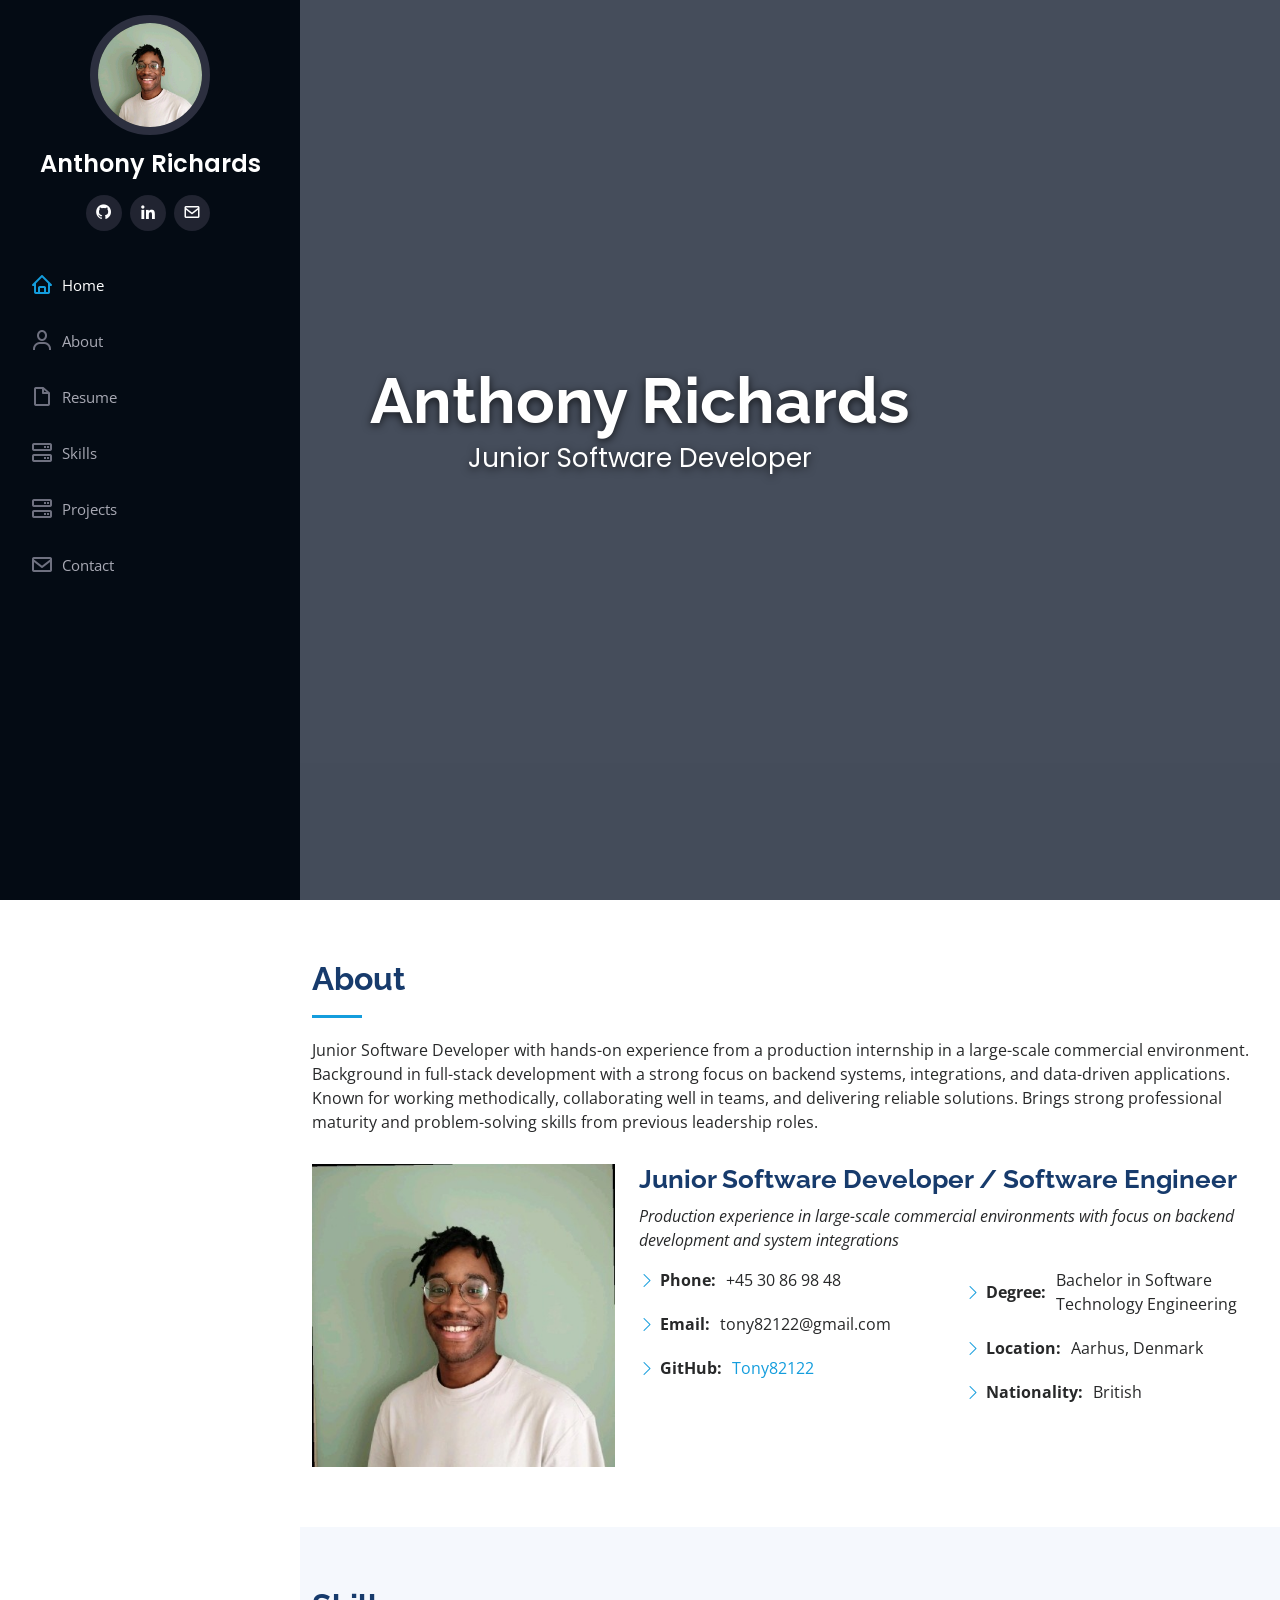
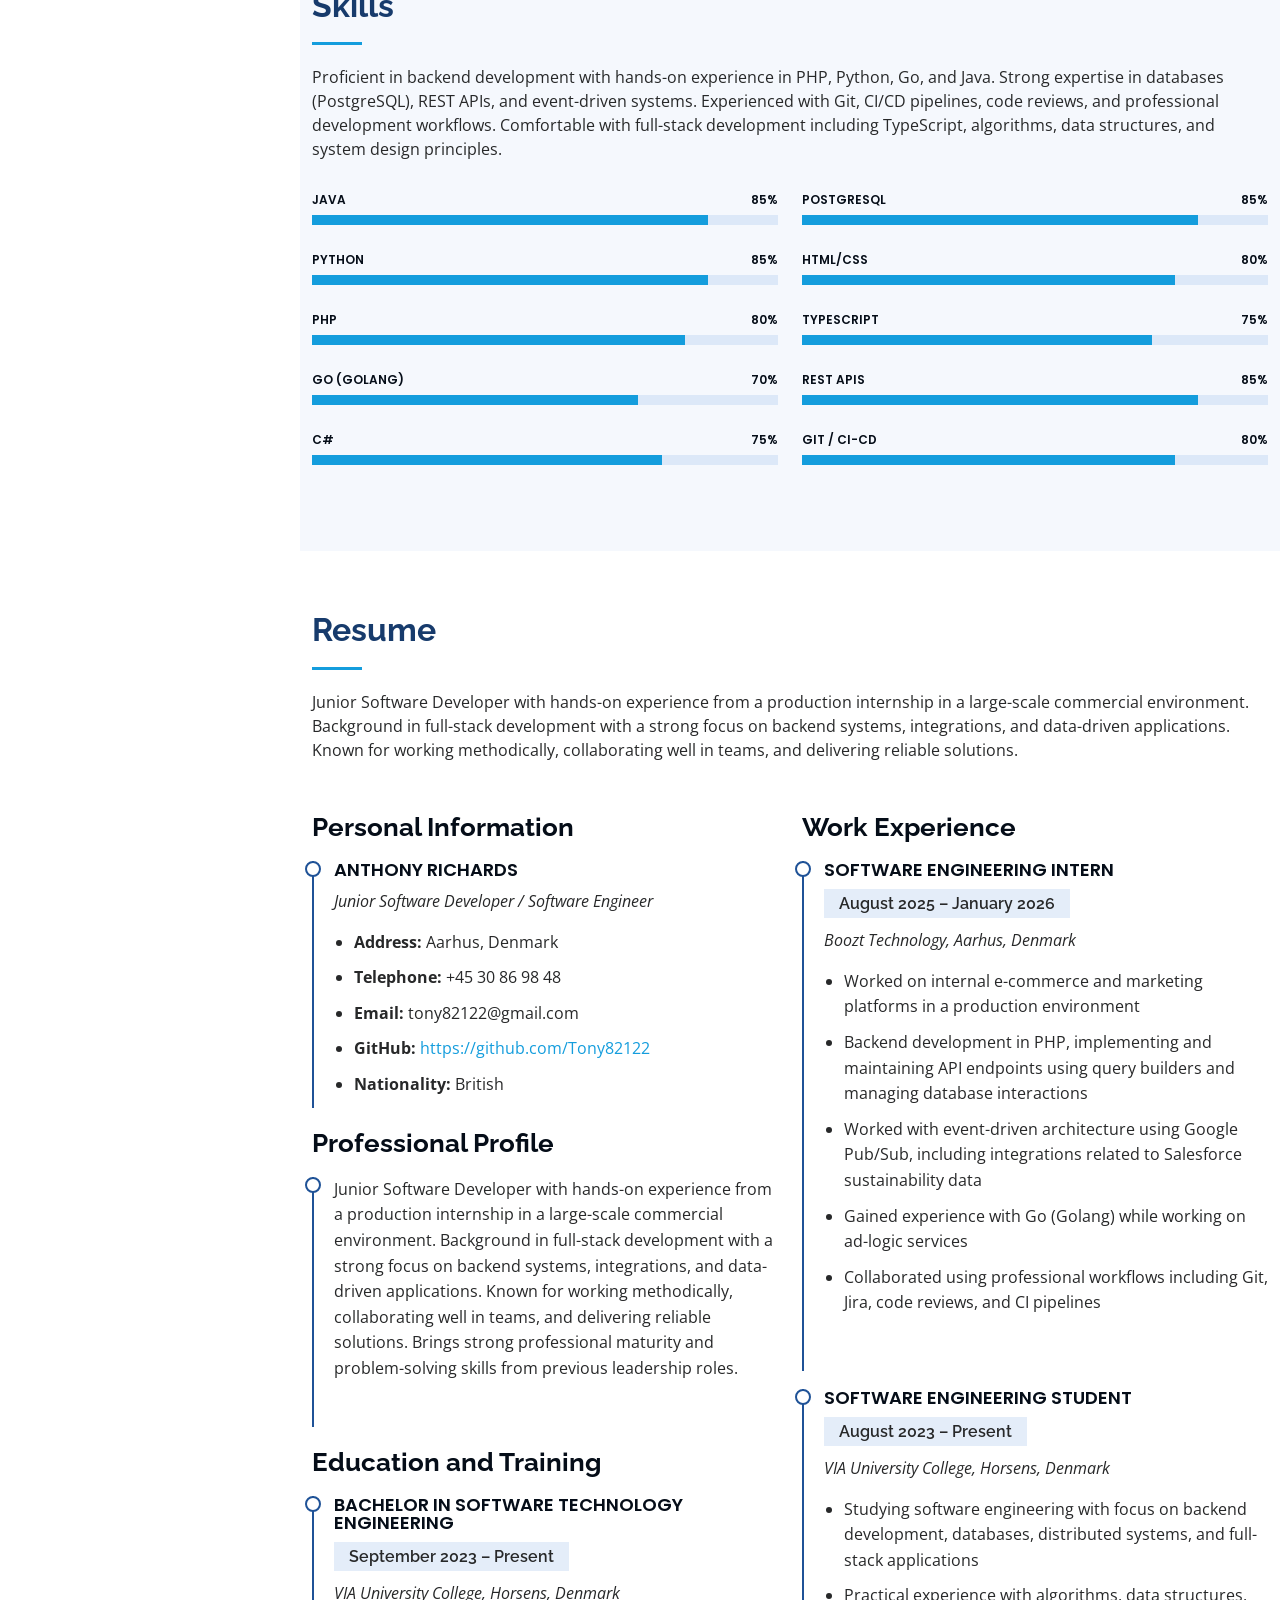
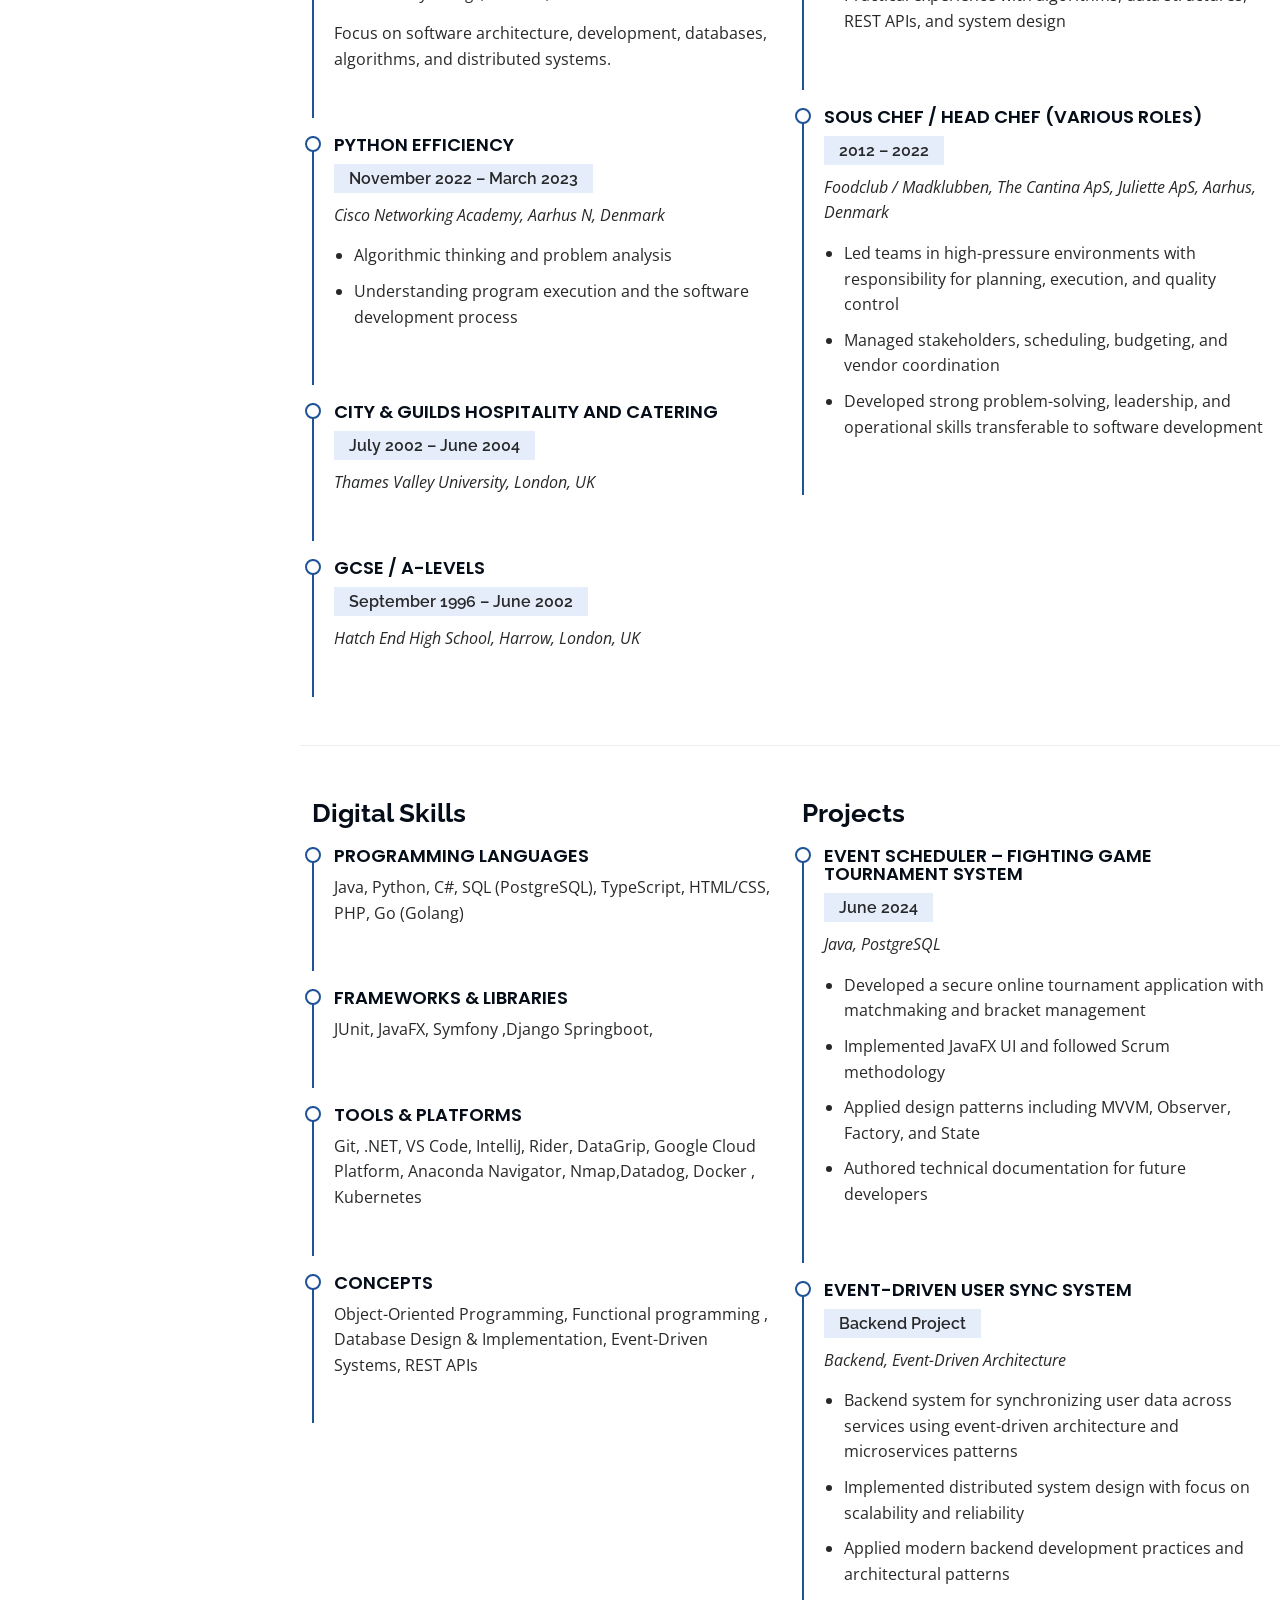
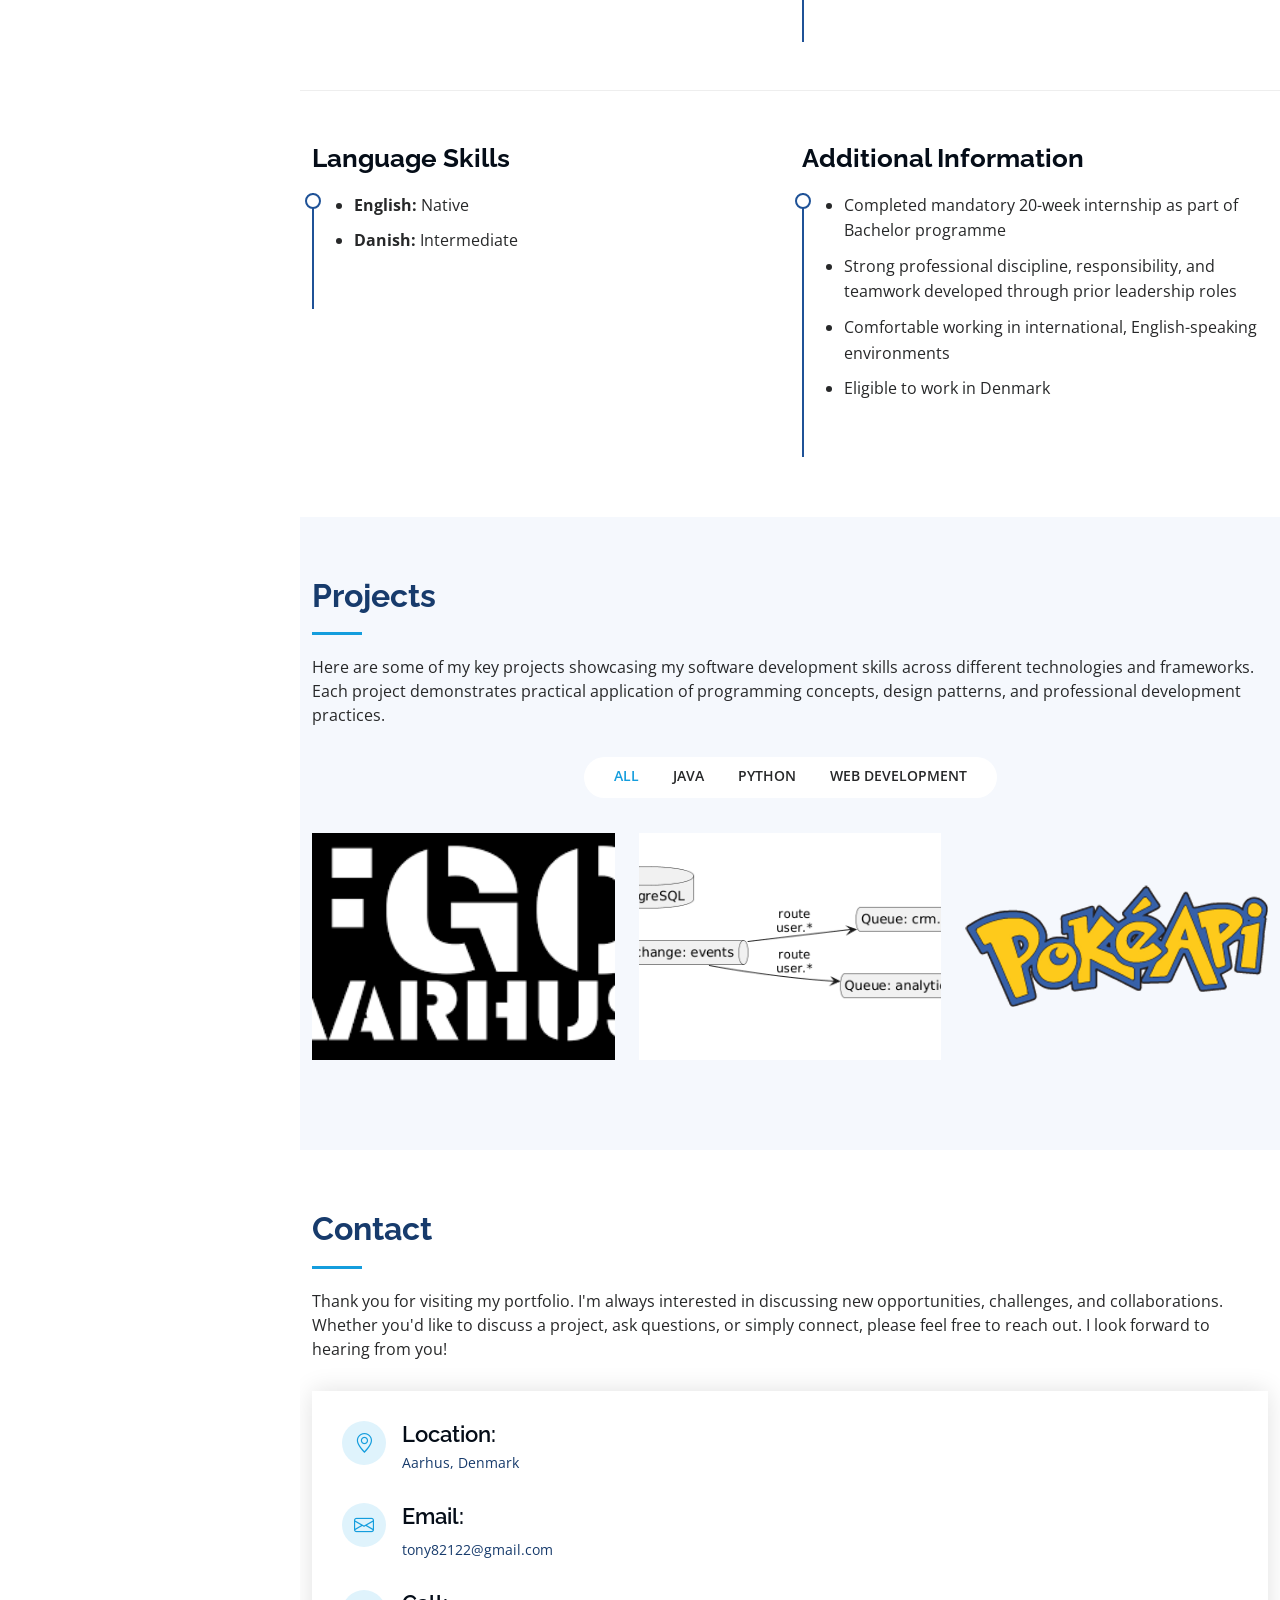
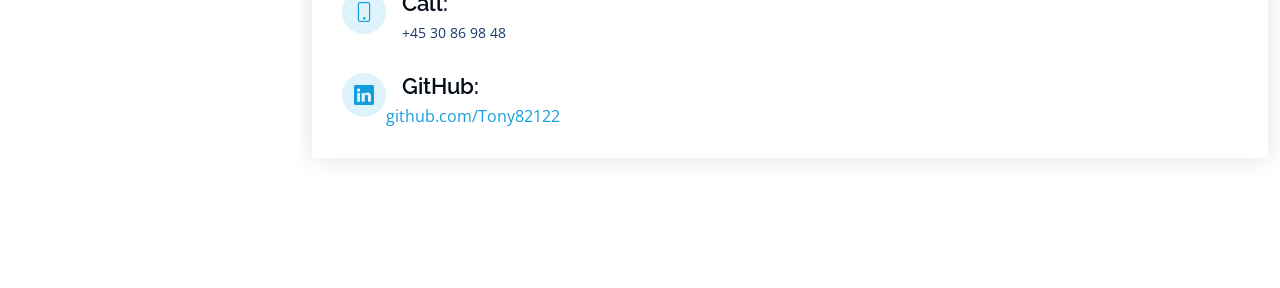
<file: docs/index.html>
﻿<!DOCTYPE html>
<html lang="en">

<head>
  <meta charset="utf-8">
  <meta content="width=device-width, initial-scale=1.0" name="viewport">

  <title>Anthony Richards - Junior Software Developer | Portfolio</title>
  <meta content="Anthony Richards - Junior Software Developer with hands-on experience in Java, Python, PHP, Go. Backend development, API integrations, and full-stack solutions." name="description">
  <meta content="Anthony Richards, Software Developer, Junior Developer, Java, Python, PHP, Go, Backend Development, Full Stack, Portfolio, Aarhus Denmark" name="keywords">

  <!-- Security headers -->
  <meta http-equiv="X-Content-Type-Options" content="nosniff">
  <meta http-equiv="X-Frame-Options" content="DENY">
  <meta http-equiv="X-XSS-Protection" content="1; mode=block">

  <!-- Open Graph / Facebook -->
  <meta property="og:type" content="website">
  <meta property="og:url" content="https://yourdomain.com/">
  <meta property="og:title" content="Anthony Richards - Junior Software Developer">
  <meta property="og:description" content="Junior Software Developer with hands-on experience in Java, Python, PHP, Go. Backend development, API integrations, and full-stack solutions.">
  <meta property="og:image" content="img/Anthony_pic.jpg">

  <!-- Twitter -->
  <meta property="twitter:card" content="summary_large_image">
  <meta property="twitter:url" content="https://yourdomain.com/">
  <meta property="twitter:title" content="Anthony Richards - Junior Software Developer">
  <meta property="twitter:description" content="Junior Software Developer with hands-on experience in Java, Python, PHP, Go. Backend development, API integrations, and full-stack solutions.">
  <meta property="twitter:image" content="img/Anthony_pic.jpg">

  <!-- Favicons -->
  <link href="img/favicon.png" rel="icon">
  <link href="img/apple-touch-icon.png" rel="apple-touch-icon">

  <!-- Google Fonts -->
  <link
    href="https://fonts.googleapis.com/css?family=Open+Sans:300,300i,400,400i,600,600i,700,700i|Raleway:300,300i,400,400i,500,500i,600,600i,700,700i|Poppins:300,300i,400,400i,500,500i,600,600i,700,700i"
    rel="stylesheet">

  <!-- Vendor CSS Files -->
  <link href="vendor/aos/aos.css" rel="stylesheet">
  <link href="vendor/bootstrap/css/bootstrap.min.css" rel="stylesheet">
  <link href="vendor/bootstrap-icons/bootstrap-icons.css" rel="stylesheet">
  <link href="vendor/boxicons/css/boxicons.min.css" rel="stylesheet">
  <link href="vendor/glightbox/css/glightbox.min.css" rel="stylesheet">
  <link href="vendor/swiper/swiper-bundle.min.css" rel="stylesheet">
  <!-- Template Main CSS File -->
  <link href="css/style.css" rel="stylesheet">

</head>

<body>

  <!-- ======= Mobile nav toggle button ======= -->
  <i class="bi bi-list mobile-nav-toggle d-xl-none"></i>

  <!-- ======= Header ======= -->
  <header id="header">
    <div class="d-flex flex-column">

      <div class="profile">
        <img src="img/Anthony_pic.jpg" alt="Anthony Richards" class="img-fluid rounded-circle">
        <h1 class="text-light"><a href="#hero">Anthony Richards</a></h1>
        <div class="social-links mt-3 text-center">
          <a href="https://github.com/Tony82122" target="_blank" class="github"><i class="bx bxl-github"></i></a>
          <a href="https://www.linkedin.com/in/anthonyrichards82122/" target="_blank" class="linkedin"><i class="bx bxl-linkedin"></i></a>
          <a href="mailto:tony82122@gmail.com" class="envelope"><i class="bx bx-envelope"></i></a>
        </div>
      </div>

      <nav id="navbar" class="nav-menu navbar">
        <ul>
          <li><a href="#hero" class="nav-link scrollto active"><i class="bx bx-home"></i> <span>Home</span></a></li>
          <li><a href="#about" class="nav-link scrollto"><i class="bx bx-user"></i> <span>About</span></a></li>
          <li><a href="#resume" class="nav-link scrollto"><i class="bx bx-file-blank"></i> <span>Resume</span></a></li>
          <li><a href="#skills" class="nav-link scrollto"><i class="bx bx-server"></i> <span>Skills</span></a></li>
          <li><a href="#portfolio" class="nav-link scrollto"><i class="bx bx-server"></i> <span>Projects</span></a></li>
          <li><a href="#contact" class="nav-link scrollto"><i class="bx bx-envelope"></i> <span>Contact</span></a></li>
        </ul>
      </nav><!-- .nav-menu -->
    </div>
  </header><!-- End Header -->

  <!-- ======= Hero Section ======= -->
  <section id="hero" class="d-flex flex-column justify-content-center align-items-center hero-section-custom">
    <div class="hero-overlay"></div>
    <div class="hero-container" data-aos="fade-in">
      <h1>Anthony Richards</h1>
      <p>Junior Software Developer</p>
    </div>
  </section><!-- End Hero -->

  <main id="main">

    <!-- ======= About Section ======= -->
    <section id="about" class="about">
      <div class="container">

        <div class="section-title">
          <h2>About</h2>
          <p>Junior Software Developer with hands-on experience from a production internship in a large-scale commercial environment. Background in full-stack development with a strong focus on backend systems, integrations, and data-driven applications. Known for working methodically, collaborating well in teams, and delivering reliable solutions. Brings strong professional maturity and problem-solving skills from previous leadership roles.
          </p>
        </div>

        <div class="row">
          <div class="col-lg-4" data-aos="fade-right">
            <img src="img/Anthony_pic.jpg" class="img-fluid" alt="">
          </div>
          <div class="col-lg-8 pt-4 pt-lg-0 content" data-aos="fade-left">
            <h3>Junior Software Developer / Software Engineer</h3>
            <p class="fst-italic">
            Production experience in large-scale commercial environments with focus on backend development and system integrations
            </p>
            <div class="row">
              <div class="col-lg-6">
                <ul>
                  <li><i class="bi bi-chevron-right"></i> <strong>Phone:</strong> <span>+45 30 86 98 48</span></li>
                  <li><i class="bi bi-chevron-right"></i> <strong>Email:</strong>
                    <span>tony82122@gmail.com</span>
                  </li>
                  <li><i class="bi bi-chevron-right"></i> <strong>GitHub:</strong>
                    <a href="https://github.com/Tony82122" target="_blank">Tony82122</a>
                  </li>
                </ul>
              </div>
              <div class="col-lg-6">
                <ul>
                  <li><i class="bi bi-chevron-right"></i> <strong>Degree:</strong> <span>Bachelor in Software Technology Engineering</span>
                  </li>
                  <li><i class="bi bi-chevron-right"></i> <strong>Location:</strong> <span>Aarhus, Denmark</span></li>
                  <li><i class="bi bi-chevron-right"></i> <strong>Nationality:</strong> <span>British</span></li>
                </ul>
              </div>
            </div>
          </div>
        </div>

      </div>
    </section><!-- End About Section -->

    <!-- ======= Skills Section ======= -->
    <section id="skills" class="skills section-bg">
      <div class="container">

        <div class="section-title">
          <h2>Skills</h2>
          <p>Proficient in backend development with hands-on experience in PHP, Python, Go, and Java. Strong expertise in databases (PostgreSQL), REST APIs, and event-driven systems. Experienced with Git, CI/CD pipelines, code reviews, and professional development workflows. Comfortable with full-stack development including TypeScript, algorithms, data structures, and system design principles.</p>
        </div>

        <div class="row skills-content">

          <div class="col-lg-6" data-aos="fade-up">

            <div class="progress">
              <span class="skill">Java <i class="val">85%</i></span>
              <div class="progress-bar-wrap">
                <div class="progress-bar" role="progressbar" aria-valuenow="85" aria-valuemin="0" aria-valuemax="100">
                </div>
              </div>
            </div>

            <div class="progress">
              <span class="skill">Python <i class="val">85%</i></span>
              <div class="progress-bar-wrap">
                <div class="progress-bar" role="progressbar" aria-valuenow="85" aria-valuemin="0" aria-valuemax="100">
                </div>
              </div>
            </div>

            <div class="progress">
              <span class="skill">PHP <i class="val">80%</i></span>
              <div class="progress-bar-wrap">
                <div class="progress-bar" role="progressbar" aria-valuenow="80" aria-valuemin="0" aria-valuemax="100">
                </div>
              </div>
            </div>

            <div class="progress">
              <span class="skill">Go (Golang)<i class="val">70%</i></span>
              <div class="progress-bar-wrap">
                <div class="progress-bar" role="progressbar" aria-valuenow="70" aria-valuemin="0" aria-valuemax="100">
                </div>
              </div>
            </div>

            <div class="progress">
              <span class="skill">C#<i class="val">75%</i></span>
              <div class="progress-bar-wrap">
                <div class="progress-bar" role="progressbar" aria-valuenow="75" aria-valuemin="0" aria-valuemax="100">
                </div>
              </div>
            </div>

          </div>

          <div class="col-lg-6" data-aos="fade-up" data-aos-delay="100">

            <div class="progress">
              <span class="skill">PostgreSQL <i class="val">85%</i></span>
              <div class="progress-bar-wrap">
                <div class="progress-bar" role="progressbar" aria-valuenow="85" aria-valuemin="0" aria-valuemax="100">
                </div>
              </div>
            </div>

            <div class="progress">
              <span class="skill">HTML/CSS <i class="val">80%</i></span>
              <div class="progress-bar-wrap">
                <div class="progress-bar" role="progressbar" aria-valuenow="80" aria-valuemin="0" aria-valuemax="100">
                </div>
              </div>
            </div>

            <div class="progress">
              <span class="skill">TypeScript <i class="val">75%</i></span>
              <div class="progress-bar-wrap">
                <div class="progress-bar" role="progressbar" aria-valuenow="75" aria-valuemin="0" aria-valuemax="100">
                </div>
              </div>
            </div>

            <div class="progress">
              <span class="skill">REST APIs <i class="val">85%</i></span>
              <div class="progress-bar-wrap">
                <div class="progress-bar" role="progressbar" aria-valuenow="85" aria-valuemin="0" aria-valuemax="100">
                </div>
              </div>
            </div>

            <div class="progress">
              <span class="skill">Git / CI-CD <i class="val">80%</i></span>
              <div class="progress-bar-wrap">
                <div class="progress-bar" role="progressbar" aria-valuenow="80" aria-valuemin="0" aria-valuemax="100">
                </div>
              </div>
            </div>

          </div>

        </div>

      </div>
    </section><!-- End Skills Section -->

    <!-- ======= Resume Section ======= -->
    <section id="resume" class="resume">
      <div class="container">

        <div class="section-title">
          <h2>Resume</h2>
          <p>Junior Software Developer with hands-on experience from a production internship in a large-scale commercial environment. Background in full-stack development with a strong focus on backend systems, integrations, and data-driven applications. Known for working methodically, collaborating well in teams, and delivering reliable solutions.</p>
        </div>

        <div class="row">
          <div class="col-lg-6" data-aos="fade-up">
            <h3 class="resume-title">Personal Information</h3>
            <div class="resume-item pb-0">
              <h4>Anthony Richards</h4>
              <p><em>Junior Software Developer / Software Engineer</em></p>
              <ul>
                <li><strong>Address:</strong> Aarhus, Denmark</li>
                <li><strong>Telephone:</strong> +45 30 86 98 48</li>
                <li><strong>Email:</strong> tony82122@gmail.com</li>
                <li><strong>GitHub:</strong> <a href="https://github.com/Tony82122" target="_blank">https://github.com/Tony82122</a></li>
                <li><strong>Nationality:</strong> British</li>
              </ul>
            </div>

            <h3 class="resume-title">Professional Profile</h3>
            <div class="resume-item">
              <p>Junior Software Developer with hands-on experience from a production internship in a large-scale commercial environment. Background in full-stack development with a strong focus on backend systems, integrations, and data-driven applications. Known for working methodically, collaborating well in teams, and delivering reliable solutions. Brings strong professional maturity and problem-solving skills from previous leadership roles.</p>
            </div>

            <h3 class="resume-title">Education and Training</h3>
            <div class="resume-item">
              <h4>Bachelor in Software Technology Engineering</h4>
              <h5>September 2023 – Present</h5>
              <p><em>VIA University College, Horsens, Denmark</em></p>
              <p>Focus on software architecture, development, databases, algorithms, and distributed systems.</p>
            </div>
            <div class="resume-item">
              <h4>Python Efficiency</h4>
              <h5>November 2022 – March 2023</h5>
              <p><em>Cisco Networking Academy, Aarhus N, Denmark</em></p>
              <ul>
                <li>Algorithmic thinking and problem analysis</li>
                <li>Understanding program execution and the software development process</li>
              </ul>
            </div>
            <div class="resume-item">
              <h4>City & Guilds Hospitality and Catering</h4>
              <h5>July 2002 – June 2004</h5>
              <p><em>Thames Valley University, London, UK</em></p>
            </div>
            <div class="resume-item">
              <h4>GCSE / A-Levels</h4>
              <h5>September 1996 – June 2002</h5>
              <p><em>Hatch End High School, Harrow, London, UK</em></p>
            </div>
          </div>

          <div class="col-lg-6" data-aos="fade-up" data-aos-delay="100">
            <h3 class="resume-title">Work Experience</h3>
            <div class="resume-item">
              <h4>Software Engineering Intern</h4>
              <h5>August 2025 – January 2026</h5>
              <p><em>Boozt Technology, Aarhus, Denmark</em></p>
              <ul>
                <li>Worked on internal e-commerce and marketing platforms in a production environment</li>
                <li>Backend development in PHP, implementing and maintaining API endpoints using query builders and managing database interactions</li>
                <li>Worked with event-driven architecture using Google Pub/Sub, including integrations related to Salesforce sustainability data</li>
                <li>Gained experience with Go (Golang) while working on ad-logic services</li>
                <li>Collaborated using professional workflows including Git, Jira, code reviews, and CI pipelines</li>
              </ul>
            </div>
            <div class="resume-item">
              <h4>Software Engineering Student</h4>
              <h5>August 2023 – Present</h5>
              <p><em>VIA University College, Horsens, Denmark</em></p>
              <ul>
                <li>Studying software engineering with focus on backend development, databases, distributed systems, and full-stack applications</li>
                <li>Practical experience with algorithms, data structures, REST APIs, and system design</li>
              </ul>
            </div>
            <div class="resume-item">
              <h4>Sous Chef / Head Chef (Various Roles)</h4>
              <h5>2012 – 2022</h5>
              <p><em>Foodclub / Madklubben, The Cantina ApS, Juliette ApS, Aarhus, Denmark</em></p>
              <ul>
                <li>Led teams in high-pressure environments with responsibility for planning, execution, and quality control</li>
                <li>Managed stakeholders, scheduling, budgeting, and vendor coordination</li>
                <li>Developed strong problem-solving, leadership, and operational skills transferable to software development</li>
              </ul>
            </div>
          </div>
        </div>

        <div class="row mt-5">
          <div class="col-lg-6" data-aos="fade-up">
            <h3 class="resume-title">Digital Skills</h3>
            <div class="resume-item">
              <h4>Programming Languages</h4>
              <p>Java, Python, C#, SQL (PostgreSQL), TypeScript, HTML/CSS, PHP, Go (Golang)</p>
            </div>
            <div class="resume-item">
              <h4>Frameworks & Libraries</h4>
              <p>JUnit, JavaFX, Symfony ,Django Springboot,</p>
            </div>
            <div class="resume-item">
              <h4>Tools & Platforms</h4>
              <p>Git, .NET, VS Code, IntelliJ, Rider, DataGrip, Google Cloud Platform, Anaconda Navigator, Nmap,Datadog, Docker , Kubernetes</p>
            </div>
            <div class="resume-item">
              <h4>Concepts</h4>
              <p>Object-Oriented Programming, Functional programming , Database Design & Implementation, Event-Driven Systems, REST APIs</p>
            </div>
          </div>

          <div class="col-lg-6" data-aos="fade-up" data-aos-delay="100">
            <h3 class="resume-title">Projects</h3>
            <div class="resume-item">
              <h4>Event Scheduler – Fighting Game Tournament System</h4>
              <h5>June 2024</h5>
              <p><em>Java, PostgreSQL</em></p>
              <ul>
                <li>Developed a secure online tournament application with matchmaking and bracket management</li>
                <li>Implemented JavaFX UI and followed Scrum methodology</li>
                <li>Applied design patterns including MVVM, Observer, Factory, and State</li>
                <li>Authored technical documentation for future developers</li>
              </ul>
            </div>
            <div class="resume-item">
              <h4>Event-Driven User Sync System</h4>
              <h5>Backend Project</h5>
              <p><em>Backend, Event-Driven Architecture</em></p>
              <ul>
                <li>Backend system for synchronizing user data across services using event-driven architecture and microservices patterns</li>
                <li>Implemented distributed system design with focus on scalability and reliability</li>
                <li>Applied modern backend development practices and architectural patterns</li>
              </ul>
            </div>
          </div>
        </div>

        <div class="row mt-5">
          <div class="col-lg-6" data-aos="fade-up">
            <h3 class="resume-title">Language Skills</h3>
            <div class="resume-item">
              <ul>
                <li><strong>English:</strong> Native</li>
                <li><strong>Danish:</strong> Intermediate</li>
              </ul>
            </div>
          </div>

          <div class="col-lg-6" data-aos="fade-up" data-aos-delay="100">
            <h3 class="resume-title">Additional Information</h3>
            <div class="resume-item">
              <ul>
                <li>Completed mandatory 20-week internship as part of Bachelor programme</li>
                <li>Strong professional discipline, responsibility, and teamwork developed through prior leadership roles</li>
                <li>Comfortable working in international, English-speaking environments</li>
                <li>Eligible to work in Denmark</li>
              </ul>
            </div>
          </div>
        </div>

      </div>
    </section><!-- End Resume Section -->

    <!-- ======= Portfolio Section ======= -->
    <section id="portfolio" class="portfolio section-bg">
      <div class="container">

        <div class="section-title">
          <h2>Projects</h2>
          <p>Here are some of my key projects showcasing my software development skills across different technologies and frameworks. Each project demonstrates practical application of programming concepts, design patterns, and professional development practices.</p>
        </div>

        <div class="row" data-aos="fade-up">
          <div class="col-lg-12 d-flex justify-content-center">
            <ul id="portfolio-flters">
              <li data-filter="*" class="filter-active">All</li>
              <li data-filter=".filter-java">Java</li>
              <li data-filter=".filter-python">Python</li>
              <li data-filter=".filter-web">Web Development</li>
            </ul>
          </div>
        </div>

        <div class="row portfolio-container" data-aos="fade-up" data-aos-delay="100">

          <div class="col-lg-4 col-md-6 portfolio-item filter-java">
            <div class="portfolio-wrap">
              <img src="img/portfolio/portfolio-1.png" class="img-fluid" alt="Event Scheduler Tournament System">
              <div class="portfolio-links">
                <a href="img/portfolio/portfolio-1.png" data-gallery="portfolioGallery"
                  class="portfolio-lightbox" title="Event Scheduler - Fighting Game Tournament System - Java, PostgreSQL - Secure online tournament application with matchmaking and bracket management using JavaFX UI, MVVM, Observer, Factory, and State design patterns"><i class="bx bx-plus"></i></a>
                <a href="https://github.com/Tony82122/FGCA-Tournament-system" target="_blank" title="View on GitHub"><i class="bx bx-link"></i></a>
              </div>
              <div class="portfolio-info">
                <h4>Event Scheduler - Tournament System</h4>
                <p>Java • PostgreSQL</p>
              </div>
            </div>
          </div>

          <div class="col-lg-4 col-md-6 portfolio-item filter-web">
            <div class="portfolio-wrap">
              <img src="img/portfolio/Diagram.png" class="img-fluid" alt="Event-Driven User Sync System">
              <div class="portfolio-links">
                <a href="img/portfolio/Diagram.png" data-gallery="portfolioGallery"
                  class="portfolio-lightbox" title="Event-Driven User Sync System - Backend system for synchronizing user data across services using event-driven architecture and microservices patterns"><i class="bx bx-plus"></i></a>
                <a href="https://github.com/Tony82122/event-driven-user-sync-system" target="_blank" title="View on GitHub"><i class="bx bx-link"></i></a>
              </div>
              <div class="portfolio-info">
                <h4>Event-Driven User Sync System</h4>
                <p>Backend • Event-Driven Architecture</p>
              </div>
            </div>
          </div>

          <div class="col-lg-4 col-md-6 portfolio-item filter-web">
            <div class="portfolio-wrap">
              <img src="img/portfolio/pokeapi-api.png" class="img-fluid" alt="Pokemon Pokedex">
              <div class="portfolio-links">
                <a href="img/portfolio/pokeapi-api.png" data-gallery="portfolioGallery"
                  class="portfolio-lightbox" title="Pokemon/Pokedex showcasing RESTful API data fetching using Vite/React"><i class="bx bx-plus"></i></a>
                <a href="https://tony82122.github.io/Pokedex/" target="_blank" title="View Live Demo"><i class="bx bx-link"></i></a>
              </div>
              <div class="portfolio-info">
                <h4>Pokemon Pokedex</h4>
                <p>React • Vite • REST API</p>
              </div>
            </div>
          </div>

        </div>

      </div>
    </section><!-- End Portfolio Section -->

    <!-- ======= Contact Section ======= -->
    <section id="contact" class="contact">
      <div class="container">

        <div class="section-title">
          <h2>Contact</h2>
          <p>Thank you for visiting my portfolio. I'm always interested in discussing new opportunities, challenges, and collaborations. Whether you'd like to discuss a project, ask questions, or simply connect, please feel free to reach out. I look forward to hearing from you!
          </p>
        </div>

        <div class="row" data-aos="fade-in">

          <div class="col-lg-12 d-flex align-items-stretch justify-content-center">
            <div class="info">
              <div class="address">
                <i class="bi bi-geo-alt"></i>
                <h4>Location:</h4>
                <p>Aarhus, Denmark</p>
              </div>

              <div class="email">
                <i class="bi bi-envelope"></i>
                <h4>Email:</h4>
                <p>tony82122@gmail.com</p>
              </div>

              <div class="phone">
                <i class="bi bi-phone"></i>
                <h4>Call:</h4>
                <p>+45 30 86 98 48</p>
              </div>

              <div class="linkedin">
                <i class="bi bi-linkedin"></i>
                <h4>GitHub:</h4>
                <a href="https://github.com/Tony82122" target="_blank">github.com/Tony82122</a>
              </div>
            </div>

          </div>

        </div>

      </div>
    </section><!-- End Contact Section -->

  </main><!-- End #main -->

  <a href="#" class="back-to-top d-flex align-items-center justify-content-center"><i
      class="bi bi-arrow-up-short"></i></a>

  <!-- Vendor JS Files -->
  <script src="vendor/purecounter/purecounter_vanilla.js"></script>
  <script src="vendor/aos/aos.js"></script>
  <script src="vendor/bootstrap/js/bootstrap.bundle.min.js"></script>
  <script src="vendor/glightbox/js/glightbox.min.js"></script>
  <script src="vendor/isotope-layout/isotope.pkgd.min.js"></script>
  <script src="vendor/swiper/swiper-bundle.min.js"></script>
  <script src="vendor/typed.js/typed.min.js"></script>
  <script src="vendor/waypoints/noframework.waypoints.js"></script>

  <!-- Template Main JS File -->
  <script src="js/main.js"></script>


</body>

</html>
</file>
<file: docs/css/style.css>
/* Custom Hero Section Styles */
.hero-section-custom {
  position: relative;
  width: 100vw;
  min-height: 100vh;
  background: url('https://i.postimg.cc/PqV4vfD5/254fdb03-3ecb-49c2-9af4-577e70f5ce1a.jpg') center center/cover no-repeat;
  display: flex;
  flex-direction: column;
  justify-content: center;
  align-items: center;
  overflow: hidden;
}

.hero-section-custom .hero-overlay {
  position: absolute;
  top: 0;
  left: 0;
  width: 100%;
  height: 100%;
  background: rgba(10, 20, 40, 0.65);
  z-index: 1;
}

.hero-section-custom .hero-container {
  position: relative;
  z-index: 2;
  text-align: center;
}

.hero-section-custom h1,
.hero-section-custom p {
  color: #fff;
  text-shadow: 0 2px 8px rgba(0, 0, 0, 0.7);
}

@media (max-width: 768px) {
  .hero-section-custom {
    min-height: 60vh;
    background-position: center top;
  }

  .hero-section-custom h1 {
    font-size: 2rem;
  }

  .hero-section-custom p {
    font-size: 1.1rem;
  }
}

/**
* Template Name: iPortfolio - v3.10.0
* Template URL: https://bootstrapmade.com/iportfolio-bootstrap-portfolio-websites-template/
* Author: BootstrapMade.com
* License: https://bootstrapmade.com/license/
*/

/*--------------------------------------------------------------
# General
--------------------------------------------------------------*/
body {
  font-family: "Open Sans", sans-serif;
  color: #272829;
}

a {
  color: #149ddd;
  text-decoration: none;
}

a:hover {
  color: #37b3ed;
  text-decoration: none;
}

h1,
h2,
h3,
h4,
h5,
h6 {
  font-family: "Raleway", sans-serif;
}

/*--------------------------------------------------------------
# Back to top button
--------------------------------------------------------------*/
.back-to-top {
  position: fixed;
  visibility: hidden;
  opacity: 0;
  right: 15px;
  bottom: 15px;
  z-index: 996;
  background: #149ddd;
  width: 40px;
  height: 40px;
  border-radius: 50px;
  transition: all 0.4s;
}

.back-to-top i {
  font-size: 28px;
  color: #fff;
  line-height: 0;
}

.back-to-top:hover {
  background: #2eafec;
  color: #fff;
}

.back-to-top.active {
  visibility: visible;
  opacity: 1;
}

/*--------------------------------------------------------------
# Header
--------------------------------------------------------------*/
#header {
  position: fixed;
  top: 0;
  left: 0;
  bottom: 0;
  width: 300px;
  transition: all ease-in-out 0.5s;
  z-index: 9997;
  transition: all 0.5s;
  padding: 0 15px;
  background: #040b14;
  overflow-y: auto;
}

#header .profile img {
  margin: 15px auto;
  display: block;
  width: 120px;
  height: 120px;
  border-radius: 50%;
  border: 8px solid #2c2f3f;
  object-fit: cover;
}

#header .profile h1 {
  font-size: 24px;
  margin: 0;
  padding: 0;
  font-weight: 600;
  -moz-text-align-last: center;
  text-align-last: center;
  font-family: "Poppins", sans-serif;
}

#header .profile h1 a,
#header .profile h1 a:hover {
  color: #fff;
  text-decoration: none;
}

#header .profile .social-links a {
  font-size: 18px;
  display: inline-block;
  background: #212431;
  color: #fff;
  line-height: 1;
  padding: 8px 0;
  margin-right: 4px;
  border-radius: 50%;
  text-align: center;
  width: 36px;
  height: 36px;
  transition: 0.3s;
}

#header .profile .social-links a:hover {
  background: #149ddd;
  color: #fff;
  text-decoration: none;
}

#main {
  margin-left: 300px;
}

@media (max-width: 1199px) {
  #header {
    left: -300px;
  }

  #main {
    margin-left: 0;
  }
}

/*--------------------------------------------------------------
# Navigation Menu
--------------------------------------------------------------*/
/* Desktop Navigation */
.nav-menu {
  padding: 30px 0 0 0;
}

.nav-menu * {
  margin: 0;
  padding: 0;
  list-style: none;
}

.nav-menu>ul>li {
  position: relative;
  white-space: nowrap;
}

.nav-menu a,
.nav-menu a:focus {
  display: flex;
  align-items: center;
  color: #a8a9b4;
  padding: 12px 15px;
  margin-bottom: 8px;
  transition: 0.3s;
  font-size: 15px;
}

.nav-menu a i,
.nav-menu a:focus i {
  font-size: 24px;
  padding-right: 8px;
  color: #6f7180;
}

.nav-menu a:hover,
.nav-menu .active,
.nav-menu .active:focus,
.nav-menu li:hover>a {
  text-decoration: none;
  color: #fff;
}

.nav-menu a:hover i,
.nav-menu .active i,
.nav-menu .active:focus i,
.nav-menu li:hover>a i {
  color: #149ddd;
}

/* Mobile Navigation */
.mobile-nav-toggle {
  position: fixed;
  right: 15px;
  top: 15px;
  z-index: 9998;
  border: 0;
  font-size: 24px;
  transition: all 0.4s;
  outline: none !important;
  background-color: #149ddd;
  color: #fff;
  width: 40px;
  height: 40px;
  display: inline-flex;
  align-items: center;
  justify-content: center;
  line-height: 0;
  border-radius: 50px;
  cursor: pointer;
}

.mobile-nav-active {
  overflow: hidden;
}

.mobile-nav-active #header {
  left: 0;
}

/*--------------------------------------------------------------
# Hero Section
--------------------------------------------------------------*/
#hero {
  width: 100%;
  /* Use full viewport height on larger screens */
  min-height: 100vh;
  background-size: contain;
  /* Center the image better while keeping face visible */
  background-position: center center;
  background-attachment: fixed;
  background-repeat: no-repeat;
  position: relative;
  background-color: transparent;
  border: none;
}

#hero:before {
  content: "";
  background: rgba(5, 13, 24, 0.3);
  position: absolute;
  bottom: 0;
  top: 0;
  left: 0;
  right: 0;
  z-index: 1;
}

#hero .hero-container {
  position: relative;
  z-index: 2;
  min-width: 300px;
}

#hero h1 {
  margin: 0 0 10px 0;
  font-size: 64px;
  font-weight: 700;
  line-height: 56px;
  color: #fff;
}

#hero p {
  color: #fff;
  margin-bottom: 50px;
  font-size: 26px;
  font-family: "Poppins", sans-serif;
}

#hero p span {
  color: #fff;
  padding-bottom: 4px;
  letter-spacing: 1px;
  border-bottom: 3px solid #149ddd;
}

@media (min-width: 1024px) {
  #hero {
    /* Keep parallax only on wide screens */
    background-attachment: fixed;
    background-position: center 30%;
  }
}

@media (max-width: 768px) {
  #hero {
    /* On small screens, avoid fixed backgrounds (better performance & layout) */
    background-size: cover;
    background-position: center center;
    background-attachment: scroll;
    min-height: 100vh;
  }

  #hero h1 {
    font-size: 28px;
    line-height: 36px;
  }

  #hero h2 {
    font-size: 18px;
    line-height: 24px;
    margin-bottom: 30px;
  }
}

/*--------------------------------------------------------------
# Sections General
--------------------------------------------------------------*/
section {
  padding: 60px 0;
  overflow: hidden;
}

.section-bg {
  background: #f5f8fd;
}

.section-title {
  padding-bottom: 30px;
}

.section-title h2 {
  font-size: 32px;
  font-weight: bold;
  margin-bottom: 20px;
  padding-bottom: 20px;
  position: relative;
  color: #173b6c;
}

.section-title h2::after {
  content: "";
  position: absolute;
  display: block;
  width: 50px;
  height: 3px;
  background: #149ddd;
  bottom: 0;
  left: 0;
}

.section-title p {
  margin-bottom: 0;
}

/*--------------------------------------------------------------
# About
--------------------------------------------------------------*/
.about .content h3 {
  font-weight: 700;
  font-size: 26px;
  color: #173b6c;
}

.about .content ul {
  list-style: none;
  padding: 0;
}

.about .content ul li {
  margin-bottom: 20px;
  display: flex;
  align-items: center;
}

.about .content ul strong {
  margin-right: 10px;
}

.about .content ul i {
  font-size: 16px;
  margin-right: 5px;
  color: #149ddd;
  line-height: 0;
}

.about .content p:last-child {
  margin-bottom: 0;
}

/*--------------------------------------------------------------
# Facts
--------------------------------------------------------------*/
.facts {
  padding-bottom: 30px;
}

.facts .count-box {
  padding: 30px;
  width: 100%;
}

.facts .count-box i {
  display: block;
  font-size: 44px;
  color: #149ddd;
  float: left;
  line-height: 0;
}

.facts .count-box span {
  font-size: 48px;
  line-height: 40px;
  display: block;
  font-weight: 700;
  color: #050d18;
  margin-left: 60px;
}

.facts .count-box p {
  padding: 15px 0 0 0;
  margin: 0 0 0 60px;
  font-family: "Raleway", sans-serif;
  font-size: 14px;
  color: #122f57;
}

.facts .count-box a {
  font-weight: 600;
  display: block;
  margin-top: 20px;
  color: #122f57;
  font-size: 15px;
  font-family: "Poppins", sans-serif;
  transition: ease-in-out 0.3s;
}

.facts .count-box a:hover {
  color: #1f5297;
}

/*--------------------------------------------------------------
# Akills
--------------------------------------------------------------*/
.skills .progress {
  height: 60px;
  display: block;
  background: none;
  border-radius: 0;
}

.skills .progress .skill {
  padding: 0;
  margin: 0 0 6px 0;
  text-transform: uppercase;
  display: block;
  font-weight: 600;
  font-family: "Poppins", sans-serif;
  color: #050d18;
}

.skills .progress .skill .val {
  float: right;
  font-style: normal;
}

.skills .progress-bar-wrap {
  background: #dce8f8;
  height: 10px;
}

.skills .progress-bar {
  width: 1px;
  height: 10px;
  transition: 0.9s;
  background-color: #149ddd;
}

/*--------------------------------------------------------------
# Resume
--------------------------------------------------------------*/
.resume .resume-title {
  font-size: 26px;
  font-weight: 700;
  margin-top: 20px;
  margin-bottom: 20px;
  color: #050d18;
}

.resume .resume-item {
  padding: 0 0 30px 20px;
  margin-top: -2px;
  margin-bottom: 20px;
  border-left: 2px solid #1f5297;
  position: relative;
}

.resume .resume-item h4 {
  line-height: 18px;
  font-size: 18px;
  font-weight: 600;
  text-transform: uppercase;
  font-family: "Poppins", sans-serif;
  color: #050d18;
  margin-bottom: 10px;
}

.resume .resume-item h5 {
  font-size: 16px;
  background: #e4edf9;
  padding: 5px 15px;
  display: inline-block;
  font-weight: 600;
  margin-bottom: 10px;
}

.resume .resume-item ul {
  padding-left: 20px;
  margin-bottom: 15px;
}

.resume .resume-item ul li {
  padding-bottom: 10px;
  line-height: 1.6;
}

.resume .resume-item p {
  margin-bottom: 15px;
  line-height: 1.6;
}

.resume .resume-item:last-child {
  margin-bottom: 0;
}

.resume .resume-item::before {
  content: "";
  position: absolute;
  width: 16px;
  height: 16px;
  border-radius: 50px;
  left: -9px;
  top: 0;
  background: #fff;
  border: 2px solid #1f5297;
}

/* Enhanced spacing for resume sections */
.resume .row.mt-5 {
  margin-top: 3rem !important;
  border-top: 1px solid #eee;
  padding-top: 2rem;
}

/* Download button styling */
.download-button {
  margin: 10px 0;
  padding: 12px 30px;
  font-weight: 600;
  text-transform: uppercase;
  transition: all 0.3s;
}

/*--------------------------------------------------------------
# Portfolio
--------------------------------------------------------------*/
.portfolio .portfolio-item {
  margin-bottom: 30px;
}

.portfolio #portfolio-flters {
  padding: 0;
  margin: 0 auto 35px auto;
  list-style: none;
  text-align: center;
  background: #fff;
  border-radius: 50px;
  padding: 2px 15px;
}

.portfolio #portfolio-flters li {
  cursor: pointer;
  display: inline-block;
  padding: 10px 15px 8px 15px;
  font-size: 14px;
  font-weight: 600;
  line-height: 1;
  text-transform: uppercase;
  color: #272829;
  margin-bottom: 5px;
  transition: all 0.3s ease-in-out;
}

.portfolio #portfolio-flters li:hover,
.portfolio #portfolio-flters li.filter-active {
  color: #149ddd;
}

.portfolio #portfolio-flters li:last-child {
  margin-right: 0;
}

.portfolio .portfolio-wrap {
  transition: 0.3s;
  position: relative;
  overflow: hidden;
  z-index: 1;
  aspect-ratio: 4/3;
}

.portfolio .portfolio-wrap img {
  width: 100%;
  height: 100%;
  object-fit: cover;
  object-position: center;
}

.portfolio .portfolio-wrap::before {
  content: "";
  background: rgba(255, 255, 255, 0.5);
  position: absolute;
  left: 0;
  right: 0;
  top: 0;
  bottom: 0;
  transition: all ease-in-out 0.3s;
  z-index: 2;
  opacity: 0;
}

.portfolio .portfolio-wrap .portfolio-links {
  opacity: 1;
  left: 0;
  right: 0;
  bottom: -60px;
  z-index: 3;
  position: absolute;
  transition: all ease-in-out 0.3s;
  display: flex;
  justify-content: center;
}

.portfolio .portfolio-wrap .portfolio-links a {
  color: #fff;
  font-size: 28px;
  text-align: center;
  background: rgba(20, 157, 221, 0.75);
  transition: 0.3s;
  width: 50%;
}

.portfolio .portfolio-wrap .portfolio-links a:hover {
  background: rgba(20, 157, 221, 0.95);
}

.portfolio .portfolio-wrap .portfolio-links a+a {
  border-left: 1px solid #37b3ed;
}

.portfolio .portfolio-wrap:hover::before {
  top: 0;
  left: 0;
  right: 0;
  bottom: 0;
  opacity: 1;
}

.portfolio .portfolio-wrap:hover .portfolio-links {
  opacity: 1;
  bottom: 0;
}

.portfolio .portfolio-info {
  padding: 15px 0 10px 0;
  text-align: center;
}

.portfolio .portfolio-info h4 {
  font-size: 16px;
  font-weight: 600;
  color: #272829;
  margin-bottom: 5px;
  line-height: 1.2;
}

.portfolio .portfolio-info p {
  font-size: 14px;
  color: #149ddd;
  margin: 0;
  font-weight: 500;
}

/*--------------------------------------------------------------
# Portfolio Details
--------------------------------------------------------------*/
.portfolio-details {
  padding-top: 40px;
}

.portfolio-details .portfolio-details-slider img {
  width: 100%;
}

.portfolio-details .portfolio-details-slider .swiper-pagination {
  margin-top: 20px;
  position: relative;
}

.portfolio-details .portfolio-details-slider .swiper-pagination .swiper-pagination-bullet {
  width: 12px;
  height: 12px;
  background-color: #fff;
  opacity: 1;
  border: 1px solid #149ddd;
}

.portfolio-details .portfolio-details-slider .swiper-pagination .swiper-pagination-bullet-active {
  background-color: #149ddd;
}

.portfolio-details .portfolio-info {
  padding: 30px;
  box-shadow: 0px 0 30px rgba(5, 13, 24, 0.08);
}

.portfolio-details .portfolio-info h3 {
  font-size: 22px;
  font-weight: 700;
  margin-bottom: 20px;
  padding-bottom: 20px;
  border-bottom: 1px solid #eee;
}

.portfolio-details .portfolio-info ul {
  list-style: none;
  padding: 0;
  font-size: 15px;
}

.portfolio-details .portfolio-info ul li+li {
  margin-top: 10px;
}

.portfolio-details .portfolio-description {
  padding-top: 30px;
}

.portfolio-details .portfolio-description h2 {
  font-size: 26px;
  font-weight: 700;
  margin-bottom: 20px;
}

.portfolio-details .portfolio-description p {
  padding: 0;
}

/*--------------------------------------------------------------
# Services
--------------------------------------------------------------*/
.services .icon-box {
  margin-bottom: 20px;
}

.services .icon {
  float: left;
  display: flex;
  align-items: center;
  justify-content: center;
  width: 54px;
  height: 54px;
  background: #149ddd;
  border-radius: 50%;
  transition: 0.5s;
  border: 1px solid #149ddd;
}

.services .icon i {
  color: #fff;
  font-size: 24px;
  line-height: 0;
}

.services .icon-box:hover .icon {
  background: #fff;
}

.services .icon-box:hover .icon i {
  color: #149ddd;
}

.services .title {
  margin-left: 80px;
  font-weight: 700;
  margin-bottom: 15px;
  font-size: 18px;
}

.services .title a {
  color: #343a40;
}

.services .title a:hover {
  color: #149ddd;
}

.services .description {
  margin-left: 80px;
  line-height: 24px;
  font-size: 14px;
}


/*--------------------------------------------------------------
# Contact
--------------------------------------------------------------*/
.contact {
  padding-bottom: 130px;
}

.contact .info {
  padding: 30px;
  background: #fff;
  width: 100%;
  box-shadow: 0 0 24px 0 rgba(0, 0, 0, 0.12);
}

.contact .info i {
  font-size: 20px;
  color: #149ddd;
  float: left;
  width: 44px;
  height: 44px;
  background: #dff3fc;
  display: flex;
  justify-content: center;
  align-items: center;
  border-radius: 50px;
  transition: all 0.3s ease-in-out;
}

.contact .info h4 {
  padding: 0 0 0 60px;
  font-size: 22px;
  font-weight: 600;
  margin-bottom: 5px;
  color: #050d18;
}

.contact .info p {
  padding: 0 0 10px 60px;
  margin-bottom: 20px;
  font-size: 14px;
  color: #173b6c;
}

.contact .info .email p {
  padding-top: 5px;
}

.contact .info .social-links {
  padding-left: 60px;
}

.contact .info .social-links a {
  font-size: 18px;
  display: inline-block;
  background: #333;
  color: #fff;
  line-height: 1;
  padding: 8px 0;
  border-radius: 50%;
  text-align: center;
  width: 36px;
  height: 36px;
  transition: 0.3s;
  margin-right: 10px;
}

.contact .info .social-links a:hover {
  background: #149ddd;
  color: #fff;
}

.contact .info .email:hover i,
.contact .info .address:hover i,
.contact .info .phone:hover i {
  background: #149ddd;
  color: #fff;
}

.contact .php-email-form {
  width: 100%;
  padding: 30px;
  background: #fff;
  box-shadow: 0 0 24px 0 rgba(0, 0, 0, 0.12);
}

.contact .php-email-form .form-group {
  padding-bottom: 8px;
}

.contact .php-email-form .validate {
  display: none;
  color: red;
  margin: 0 0 15px 0;
  font-weight: 400;
  font-size: 13px;
}

.contact .php-email-form .error-message {
  display: none;
  color: #fff;
  background: #ed3c0d;
  text-align: left;
  padding: 15px;
  font-weight: 600;
}

.contact .php-email-form .error-message br+br {
  margin-top: 25px;
}

.contact .php-email-form .sent-message {
  display: none;
  color: #fff;
  background: #18d26e;
  text-align: center;
  padding: 15px;
  font-weight: 600;
}

.contact .php-email-form .loading {
  display: none;
  background: #fff;
  text-align: center;
  padding: 15px;
}

.contact .php-email-form .loading:before {
  content: "";
  display: inline-block;
  border-radius: 50%;
  width: 24px;
  height: 24px;
  margin: 0 10px -6px 0;
  border: 3px solid #18d26e;
  border-top-color: #eee;
  -webkit-animation: animate-loading 1s linear infinite;
  animation: animate-loading 1s linear infinite;
}

.contact .php-email-form .form-group {
  margin-bottom: 15px;
}

.contact .php-email-form label {
  padding-bottom: 8px;
}

.contact .php-email-form input,
.contact .php-email-form textarea {
  border-radius: 0;
  box-shadow: none;
  font-size: 14px;
}

.contact .php-email-form input {
  height: 44px;
}

.contact .php-email-form textarea {
  padding: 10px 15px;
}

.contact .php-email-form button[type=submit] {
  background: #149ddd;
  border: 0;
  padding: 10px 24px;
  color: #fff;
  transition: 0.4s;
  border-radius: 4px;
}

.contact .php-email-form button[type=submit]:hover {
  background: #37b3ed;
}

@-webkit-keyframes animate-loading {
  0% {
    transform: rotate(0deg);
  }

  100% {
    transform: rotate(360deg);
  }
}

@keyframes animate-loading {
  0% {
    transform: rotate(0deg);
  }

  100% {
    transform: rotate(360deg);
  }
}

/*--------------------------------------------------------------
# Breadcrumbs
--------------------------------------------------------------*/
.breadcrumbs {
  padding: 20px 0;
  background: #f9f9f9;
}

.breadcrumbs h2 {
  font-size: 26px;
  font-weight: 300;
}

.breadcrumbs ol {
  display: flex;
  flex-wrap: wrap;
  list-style: none;
  padding: 0;
  margin: 0;
  font-size: 15px;
}

.breadcrumbs ol li+li {
  padding-left: 10px;
}

.breadcrumbs ol li+li::before {
  display: inline-block;
  padding-right: 10px;
  color: #0e2442;
  content: "/";
}

@media (max-width: 768px) {
  .breadcrumbs .d-flex {
    display: block !important;
  }

  .breadcrumbs ol {
    display: block;
  }

  .breadcrumbs ol li {
    display: inline-block;
  }
}

/*--------------------------------------------------------------
# Footer
--------------------------------------------------------------*/
#footer {
  padding: 15px;
  color: #f4f6fd;
  font-size: 14px;
  position: fixed;
  left: 0;
  bottom: 0;
  width: 300px;
  z-index: 9999;
  background: #040b14;
}

#footer .copyright {
  text-align: center;
}

#footer .credits {
  padding-top: 5px;
  text-align: center;
  font-size: 13px;
  color: #eaebf0;
}

@media (max-width: 1199px) {
  #footer {
    position: static;
    width: auto;
    padding-right: 20px 15px;
  }
}
</file>
